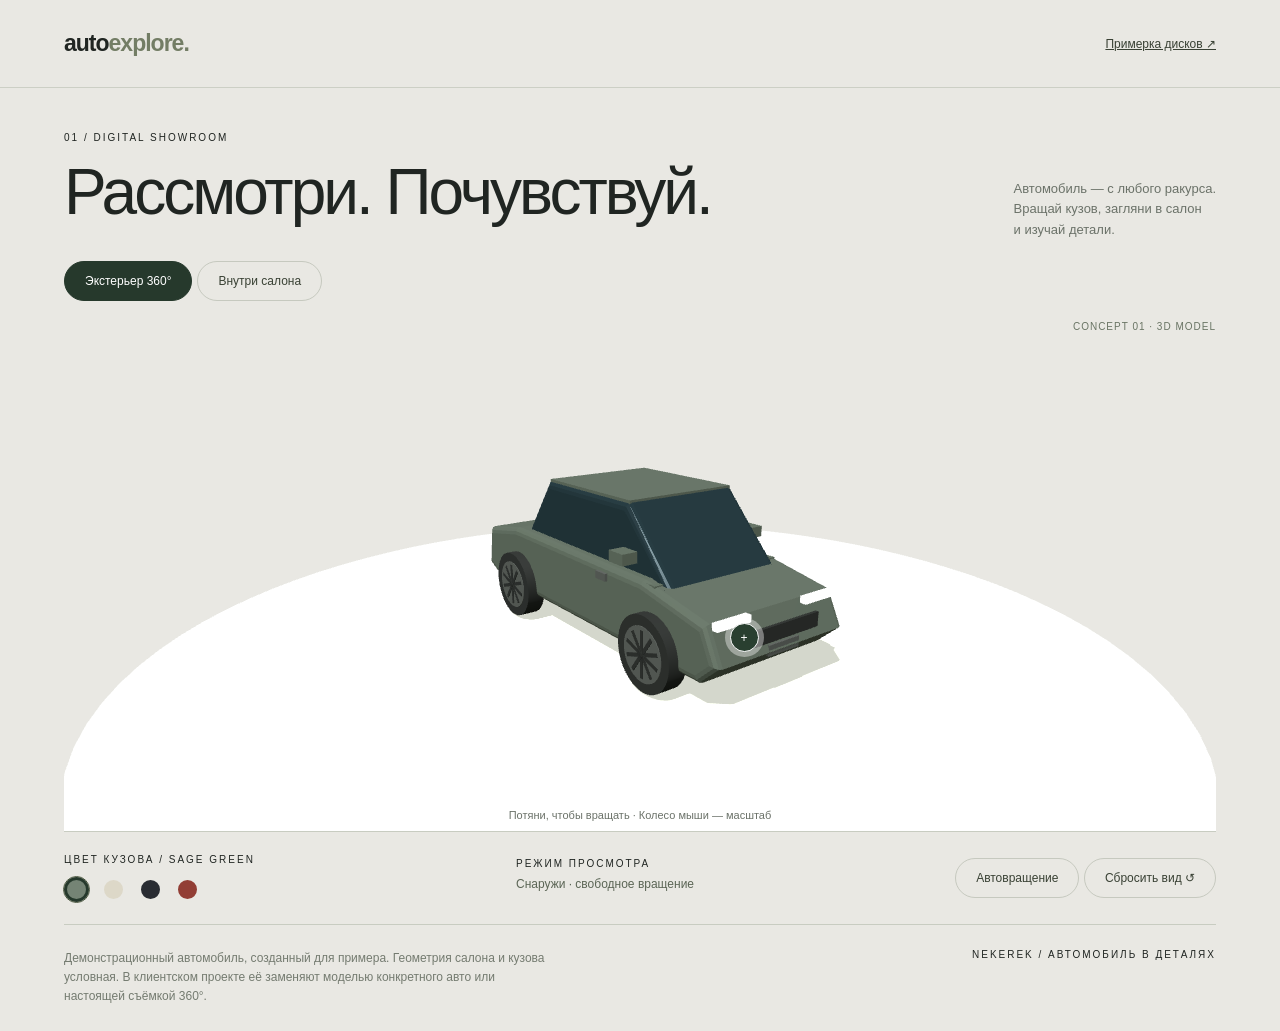
<file: index.html>
<!doctype html><html lang="ru"><head><meta charset="utf-8"><meta name="viewport" content="width=device-width,initial-scale=1"><title>Auto Explore / Concept 01</title><style>
*{box-sizing:border-box}body{margin:0;background:#e9e8e3;color:#202522;font-family:Arial,sans-serif}header{height:88px;padding:0 5%;display:flex;align-items:center;justify-content:space-between;border-bottom:1px solid #cccfc5}.brand{font-weight:800;letter-spacing:-1px;font-size:23px}.brand span{color:#737d65}small,.label{text-transform:uppercase;letter-spacing:2px;font-size:10px}header small{color:#71766e}main{padding:44px 5% 24px}.top{display:flex;justify-content:space-between;align-items:end}h1{font-size:clamp(36px,5vw,68px);font-weight:500;letter-spacing:-3px;margin:12px 0}.intro{max-width:290px;font-size:13px;color:#6b7269;line-height:1.6}.stage{height: min(57vw,530px);min-height:330px;position:relative}canvas{width:100%;height:100%;display:block;touch-action:none;cursor:grab}.tabs{display:flex;gap:5px;margin-top:20px;position:relative;z-index:2}button{font:inherit;cursor:pointer;border:1px solid #c6c9bf;border-radius:30px;background:transparent;padding:12px 20px;color:#394134;font-size:12px}button.active{background:#26392c;color:white;border-color:#26392c}.hint{position:absolute;bottom:10px;left:50%;transform:translateX(-50%);font-size:11px;color:#6b7269;white-space:nowrap}.badge{position:absolute;right:0;top:20px;color:#697464;font-size:10px;letter-spacing:1px}.dot{position:absolute;border:1px solid #fff;background:#293f30;color:white;width:29px;height:29px;padding:0;border-radius:50%;box-shadow:0 0 0 5px #ffffff65;z-index:3}.controls{border-top:1px solid #c8ccc1;border-bottom:1px solid #c8ccc1;padding:22px 0;display:flex;justify-content:space-between;gap:24px;align-items:center}.swatches{display:flex;gap:12px;margin-top:12px}.swatch{width:25px;height:25px;padding:0;border:3px solid #e9e8e3;outline:1px solid transparent}.swatch.active{outline-color:#49563e}.group p{margin:8px 0;font-size:12px;color:#5b6555}.bottom{display:flex;justify-content:space-between;gap:20px;padding-top:24px}.bottom p{font-size:12px;color:#747b70;max-width:490px;line-height:1.6;margin:0}.modal{position:absolute;top:60px;left:15px;max-width:270px;background:#fffef9;padding:24px;box-shadow:0 12px 50px #1e352520;z-index:5;border-radius:3px}.modal h2{font-size:21px;font-weight:500}.modal p{font-size:13px;line-height:1.7;color:#606c5b}.modal button{padding:6px 12px;float:right}.hidden{display:none}@media(max-width:600px){header{height:70px}header small{max-width:100px;text-align:right;line-height:1.6}main{padding-top:25px}.top{display:block}.intro{max-width:100%}h1{letter-spacing:-2px}.stage{min-height:320px}.controls{flex-wrap:wrap;gap:18px}.bottom{display:block}.bottom small{display:block;margin-top:15px}.badge{display:none}button{padding:10px 14px}.tabs{margin-top:16px}}
</style></head><body><header><div class="brand">auto<span>explore.</span></div><a href="wheels.html" style="font-size:12px;color:#394134">Примерка дисков ↗</a></header><main><div class="top"><div><div class="label">01 / Digital showroom</div><h1>Рассмотри. Почувствуй.</h1></div><div class="intro">Автомобиль — с любого ракурса.<br>Вращай кузов, загляни в салон<br>и изучай детали.</div></div><div class="tabs"><button class="active" data-mode="out">Экстерьер 360°</button><button data-mode="in">Внутри салона</button></div><div class="stage" id="stage"><canvas id="view" aria-label="Интерактивная трёхмерная модель автомобиля"></canvas><div class="badge">CONCEPT 01 · 3D MODEL</div><button class="dot" id="hotspot" title="Подробнее о детали">+</button><div class="modal hidden" id="modal"><button id="close">×</button><div class="label">В деталях</div><h2 id="detailTitle">Световая подпись</h2><p id="detailText">Тонкие светодиодные фары и широкая линия кузова. Пример интерактивной точки: здесь можно показать фото, видео или описание комплектации.</p></div><div class="hint">Потяни, чтобы вращать · Колесо мыши — масштаб</div></div><div class="controls"><div class="group"><div class="label">Цвет кузова / <span id="colorname">Sage green</span></div><div class="swatches"><button class="swatch active" style="background:#758475" data-color="#758475" data-name="Sage green" aria-label="Зелёный"></button><button class="swatch" style="background:#ddd8c8" data-color="#ddd8c8" data-name="Ivory" aria-label="Слоновая кость"></button><button class="swatch" style="background:#292c32" data-color="#292c32" data-name="Graphite" aria-label="Графит"></button><button class="swatch" style="background:#923e35" data-color="#923e35" data-name="Burgundy" aria-label="Бордовый"></button></div></div><div class="group"><div class="label">Режим просмотра</div><p id="modeText">Снаружи · свободное вращение</p></div><div><button id="auto">Автовращение</button> <button id="reset">Сбросить вид ↺</button></div></div><div class="bottom"><p>Демонстрационный автомобиль, созданный для примера. Геометрия салона и кузова условная. В клиентском проекте её заменяют моделью конкретного авто или настоящей съёмкой 360°.</p><small>neKerek / автомобиль в деталях</small></div></main><script type="module" src="app.js"></script></body></html>
</file>
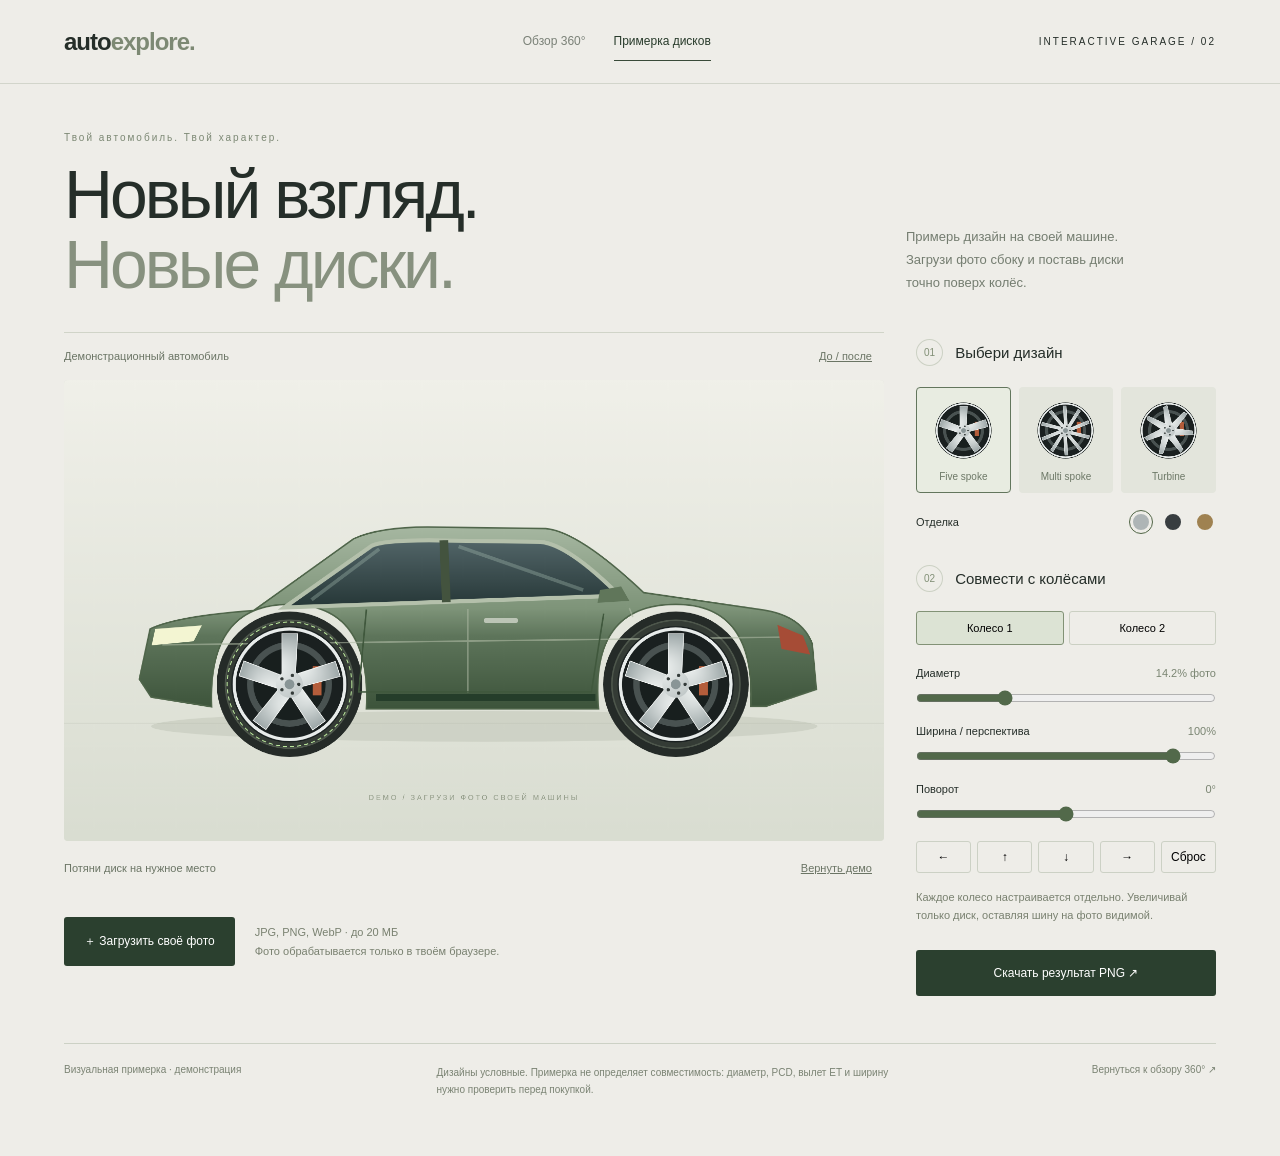
<file: wheels.html>
<!doctype html><html lang="ru"><meta charset="utf-8"><meta name="viewport" content="width=device-width, initial-scale=1"><title>Примерка дисков — Auto Explore</title><link rel="stylesheet" href="wheels.css"><body><header><a href="index.html" class="brand">auto<span>explore.</span></a><nav><a href="index.html">Обзор 360°</a><a class="current" href="wheels.html">Примерка дисков</a></nav><span class="tag">INTERACTIVE GARAGE / 02</span></header><main><div class="heading"><div><p class="eyebrow">Твой автомобиль. Твой характер.</p><h1>Новый взгляд.<br><span>Новые диски.</span></h1></div><p class="lead">Примерь дизайн на своей машине.<br>Загрузи фото сбоку и поставь диски<br>точно поверх колёс.</p></div><div class="workspace"><section class="visual"><div class="toolbar"><span id="photoLabel">Демонстрационный автомобиль</span><button id="before" aria-pressed="false">До / после</button></div><div class="canvasWrap"><canvas id="editor" aria-label="Фото машины с примеркой дисков. Перемещайте выбранное колесо пальцем или мышью."></canvas></div><div class="under"><span id="hint">Потяни диск на нужное место</span><button id="demo">Вернуть демо</button></div><div class="upload"><label class="primary" for="upload">＋ Загрузить своё фото</label><input hidden id="upload" type="file" accept="image/jpeg,image/png,image/webp"><p>JPG, PNG, WebP · до 20 МБ<br>Фото обрабатывается только в твоём браузере.</p></div><p id="message" role="status"></p></section><aside><div class="step"><span>01</span><h2>Выбери дизайн</h2></div><div id="designs" class="designs"></div><div class="row"><span>Отделка</span><div class="finishes"><button data-finish="silver" aria-label="Серебристый" title="Серебристый" class="active silver"></button><button data-finish="dark" aria-label="Графит" title="Графит" class="dark"></button><button data-finish="gold" aria-label="Бронза" title="Бронза" class="gold"></button></div></div><div class="step second"><span>02</span><h2>Совмести с колёсами</h2></div><div class="segmented"><button data-wheel="0" class="active">Колесо 1</button><button data-wheel="1">Колесо 2</button></div><label class="range">Диаметр <output id="sizeOut"></output><input id="size" type="range" min="2" max="45" step="0.1"></label><label class="range">Ширина / перспектива <output id="widthOut"></output><input id="width" type="range" min="30" max="110" value="100"></label><label class="range">Поворот <output id="rotationOut"></output><input id="rotation" type="range" min="-180" max="180" value="0"></label><div class="move" aria-label="Точное положение"><button data-move="-1,0" aria-label="Влево">←</button><button data-move="0,-1" aria-label="Вверх">↑</button><button data-move="0,1" aria-label="Вниз">↓</button><button data-move="1,0" aria-label="Вправо">→</button><button id="reset">Сброс</button></div><p class="note">Каждое колесо настраивается отдельно. Увеличивай только диск, оставляя шину на фото видимой.</p><button class="download" id="download">Скачать результат PNG ↗</button></aside></div><footer><span>Визуальная примерка · демонстрация</span><p>Дизайны условные. Примерка не определяет совместимость: диаметр, PCD, вылет ET и ширину нужно проверить перед покупкой.</p><a href="index.html">Вернуться к обзору 360° ↗</a></footer></main><script src="wheels.js"></script></body></html>
</file>
<file: wheels.css>
*{box-sizing:border-box}body{margin:0;background:#eeede8;color:#252e29;font-family:Arial,sans-serif}button,a,label{ -webkit-tap-highlight-color:transparent}button{cursor:pointer;font:inherit}a{color:inherit;text-decoration:none}header{height:84px;display:flex;align-items:center;justify-content:space-between;padding:0 5%;border-bottom:1px solid #d2d5cb}.brand{font-size:24px;font-weight:800;letter-spacing:-1px}.brand span{color:#7d8974}nav{display:flex;gap:28px;font-size:12px}nav a{padding:12px 0;color:#7a8177}nav .current{border-bottom:1px solid #394b39;color:#283b2b}.tag,.eyebrow{font-size:10px;letter-spacing:2px}main{max-width:1500px;margin:auto;padding:38px 5%}.heading{display:flex;justify-content:space-between;align-items:end;margin-bottom:32px}h1{font-size:clamp(40px,5.3vw,72px);font-weight:500;letter-spacing:-3px;line-height:1.03;margin:17px 0 0}h1 span{color:#87917f}.lead{font-size:13px;line-height:1.8;color:#747d70;margin:0 8% 5px 0}.workspace{display:grid;grid-template-columns:minmax(0,1fr) 300px;gap:32px}.visual{min-width:0}.toolbar,.under{display:flex;justify-content:space-between;align-items:center;font-size:11px;color:#6b7565}.toolbar{height:48px;border-top:1px solid #d0d4c8}.toolbar button,.under button{background:none;border:0;color:inherit;text-decoration:underline;font-size:11px;padding:12px}.toolbar button.active{color:#253f2e;font-weight:bold}.canvasWrap{background:#e3e5dc;border-radius:4px;overflow:hidden}#editor{display:block;width:100%;aspect-ratio:16/9;touch-action:none;cursor:grab}.under{padding:9px 0}.upload{display:flex;align-items:center;gap:20px;margin-top:17px}.primary,.download{background:#2b402f;color:#fff;border:0;padding:16px 20px;font-size:12px;border-radius:3px;cursor:pointer;display:inline-block}.upload p,.note{font-size:11px;line-height:1.7;color:#798170}.step{display:flex;align-items:center;gap:12px}.step>span{font-size:10px;color:#829077;border:1px solid #ccd1c4;border-radius:50%;padding:7px}h2{font-size:15px;font-weight:500;margin:12px 0}.designs{display:grid;grid-template-columns:repeat(3,1fr);gap:8px;margin:14px 0}.design{background:#e3e5dc;border:1px solid transparent;border-radius:4px;padding:10px 3px;font-size:10px;color:#6d7867}.design.active{border-color:#63765d;background:#e8ece1}.design canvas{width:65px;height:65px;display:block;margin:0 auto 8px}.row{display:flex;justify-content:space-between;align-items:center;font-size:11px;margin:18px 0}.finishes{display:flex;gap:10px}.finishes button{width:22px;height:22px;border:3px solid #eeede8;outline:1px solid transparent;border-radius:50%}.finishes .active{outline-color:#526647}.silver{background:#aeb5b6}.dark{background:#383d40}.gold{background:#9f8251}.second{margin-top:25px}.segmented{display:flex;gap:5px;margin:12px 0 22px}.segmented button{flex:1;padding:10px;border:1px solid #cbd0c3;background:none;font-size:11px;border-radius:3px}.segmented .active{background:#dce3d4;border-color:#829276}.range{display:block;font-size:11px;margin:19px 0}.range output{float:right;color:#7a8572}input[type=range]{width:100%;accent-color:#52694a;display:block;margin:11px 0}.move{display:flex;gap:6px}.move button{flex:1;padding:8px 0;border:1px solid #ccd1c5;background:none;border-radius:3px;font-size:12px}.download{width:100%;margin-top:10px}.note{margin:15px 0}.eyebrow{color:#7c8874}footer{display:flex;justify-content:space-between;gap:30px;border-top:1px solid #ccd1c5;margin-top:32px;padding:20px 0;font-size:10px;color:#7a8373}footer p{max-width:460px;line-height:1.7;margin:0}footer a{white-space:nowrap}#message{font-size:12px;min-height:16px;color:#546b45}button:focus-visible,a:focus-visible,label:focus-within{outline:2px solid #769555;outline-offset:4px}@media(max-width:850px){.workspace{grid-template-columns:1fr}aside{border-top:1px solid #ccd1c5;padding-top:15px}.tag{display:none}.heading{gap:20px}.lead{margin:0;font-size:11px}.design canvas{width:80px;height:80px}.upload{flex-wrap:wrap;gap:8px}.upload p{margin:0}.designs{gap:12px}footer{flex-wrap:wrap}.range{margin:25px 0}header{height:72px}nav{gap:14px}}@media(max-width:480px){main{padding-top:22px}.heading{display:block}.lead{margin-top:18px}h1{letter-spacing:-2px}.brand{font-size:20px}nav{font-size:10px}.toolbar{font-size:10px}.upload .primary{width:100%;text-align:center}.upload p{font-size:10px}.under{font-size:10px}}
</file>
